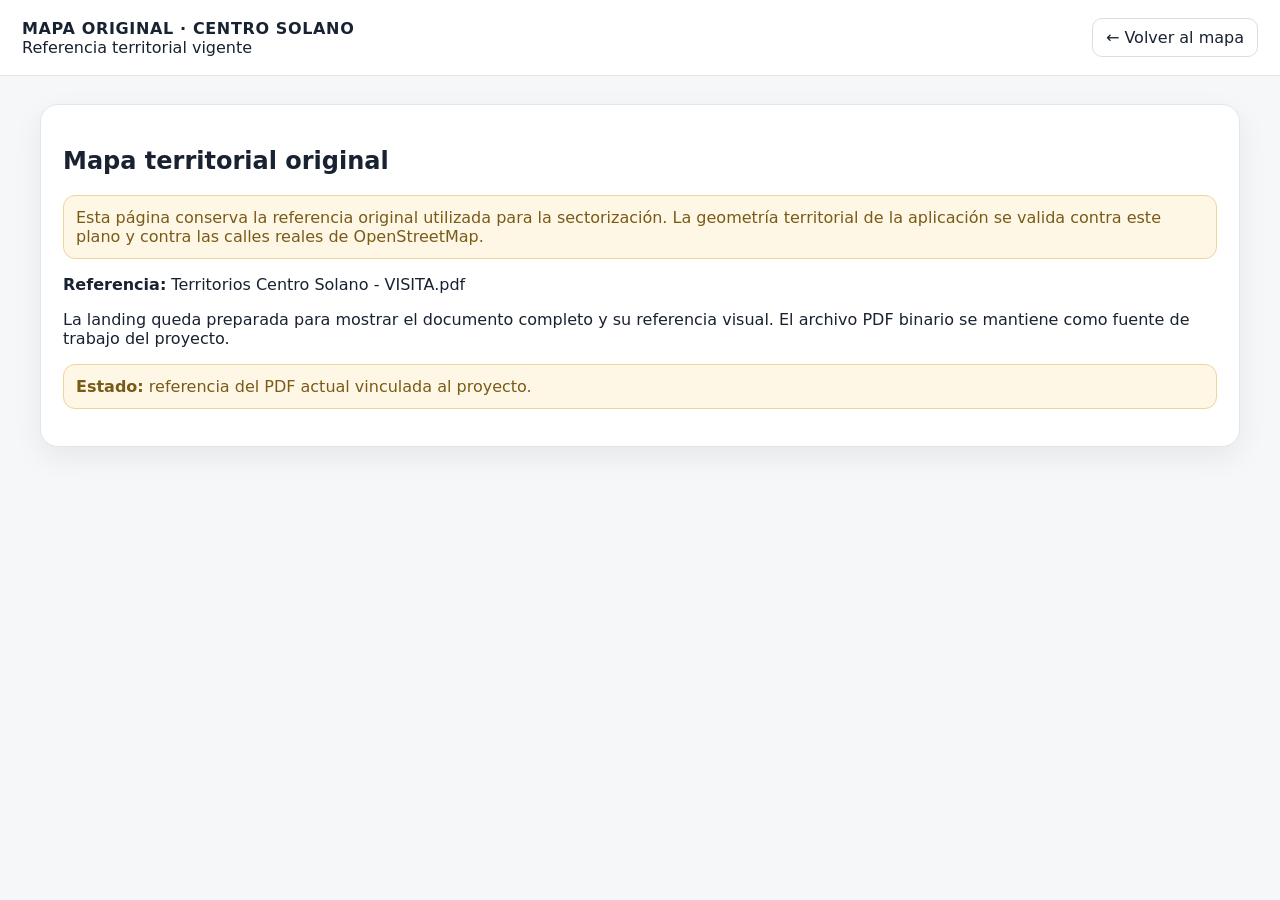
<file: mapa-original.html>
<!doctype html><html lang="es"><head><meta charset="utf-8"><meta name="viewport" content="width=device-width,initial-scale=1"><title>Mapa original · Centro Solano</title><style>body{margin:0;font-family:Inter,system-ui,sans-serif;background:#f6f7f9;color:#182231}.top{padding:18px 22px;background:#fff;border-bottom:1px solid #e3e7eb;display:flex;justify-content:space-between;align-items:center}.brand{font-weight:850;letter-spacing:.04em}.back{padding:9px 13px;border:1px solid #ddd;border-radius:10px;text-decoration:none;color:#182231}.wrap{max-width:1200px;margin:28px auto;padding:0 18px}.card{background:#fff;border:1px solid #e3e7eb;border-radius:18px;padding:22px;box-shadow:0 10px 30px #0001}.note{background:#fff7e6;border:1px solid #f0d49a;border-radius:12px;padding:12px;color:#795b18;margin:15px 0}.preview{width:100%;height:auto;border:1px solid #ddd;border-radius:10px;display:block}</style></head><body><header class="top"><div><div class="brand">MAPA ORIGINAL · CENTRO SOLANO</div><div>Referencia territorial vigente</div></div><a class="back" href="index.html">← Volver al mapa</a></header><main class="wrap"><section class="card"><h1>Mapa territorial original</h1><div class="note">Esta página conserva la referencia original utilizada para la sectorización. La geometría territorial de la aplicación se valida contra este plano y contra las calles reales de OpenStreetMap.</div><p><b>Referencia:</b> Territorios Centro Solano - VISITA.pdf</p><p>La landing queda preparada para mostrar el documento completo y su referencia visual. El archivo PDF binario se mantiene como fuente de trabajo del proyecto.</p><div class="note"><b>Estado:</b> referencia del PDF actual vinculada al proyecto.</div></section></main></body></html>
</file>
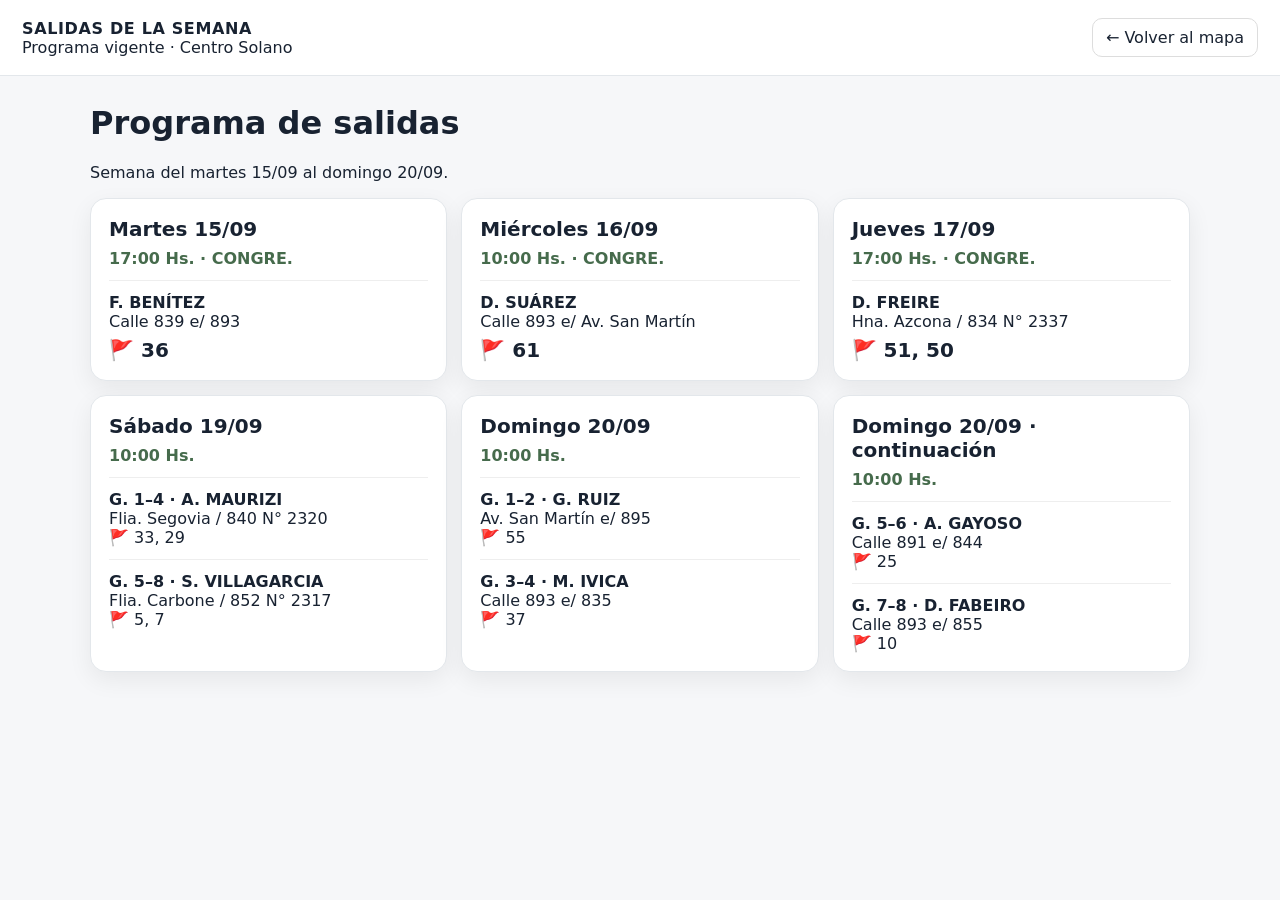
<file: salidas-semana.html>
<!doctype html><html lang="es"><head><meta charset="utf-8"><meta name="viewport" content="width=device-width,initial-scale=1"><title>Salidas de la semana · Centro Solano</title><style>body{margin:0;font-family:Inter,system-ui,sans-serif;background:#f6f7f9;color:#182231}.top{padding:18px 22px;background:#fff;border-bottom:1px solid #e3e7eb;display:flex;justify-content:space-between;align-items:center}.brand{font-weight:850;letter-spacing:.04em}.back{padding:9px 13px;border:1px solid #ddd;border-radius:10px;text-decoration:none;color:#182231}.wrap{max-width:1100px;margin:28px auto;padding:0 18px}.grid{display:grid;grid-template-columns:repeat(3,1fr);gap:14px}.card{background:#fff;border:1px solid #e3e7eb;border-radius:16px;padding:18px;box-shadow:0 8px 24px #0001}.date{font-weight:850;font-size:20px;margin-bottom:8px}.time{font-weight:750;color:#466b4c}.row{margin-top:12px;padding-top:12px;border-top:1px solid #eee}.flags{font-weight:850;font-size:20px;margin-top:7px}@media(max-width:750px){.grid{grid-template-columns:1fr}}</style></head><body><header class="top"><div><div class="brand">SALIDAS DE LA SEMANA</div><div>Programa vigente · Centro Solano</div></div><a class="back" href="index.html">← Volver al mapa</a></header><main class="wrap"><h1>Programa de salidas</h1><p>Semana del martes 15/09 al domingo 20/09.</p><section class="grid"><article class="card"><div class="date">Martes 15/09</div><div class="time">17:00 Hs. · CONGRE.</div><div class="row"><b>F. BENÍTEZ</b><br>Calle 839 e/ 893</div><div class="flags">🚩 36</div></article><article class="card"><div class="date">Miércoles 16/09</div><div class="time">10:00 Hs. · CONGRE.</div><div class="row"><b>D. SUÁREZ</b><br>Calle 893 e/ Av. San Martín</div><div class="flags">🚩 61</div></article><article class="card"><div class="date">Jueves 17/09</div><div class="time">17:00 Hs. · CONGRE.</div><div class="row"><b>D. FREIRE</b><br>Hna. Azcona / 834 N° 2337</div><div class="flags">🚩 51, 50</div></article><article class="card"><div class="date">Sábado 19/09</div><div class="time">10:00 Hs.</div><div class="row"><b>G. 1–4 · A. MAURIZI</b><br>Flia. Segovia / 840 N° 2320<br>🚩 33, 29</div><div class="row"><b>G. 5–8 · S. VILLAGARCIA</b><br>Flia. Carbone / 852 N° 2317<br>🚩 5, 7</div></article><article class="card"><div class="date">Domingo 20/09</div><div class="time">10:00 Hs.</div><div class="row"><b>G. 1–2 · G. RUIZ</b><br>Av. San Martín e/ 895<br>🚩 55</div><div class="row"><b>G. 3–4 · M. IVICA</b><br>Calle 893 e/ 835<br>🚩 37</div></article><article class="card"><div class="date">Domingo 20/09 · continuación</div><div class="time">10:00 Hs.</div><div class="row"><b>G. 5–6 · A. GAYOSO</b><br>Calle 891 e/ 844<br>🚩 25</div><div class="row"><b>G. 7–8 · D. FABEIRO</b><br>Calle 893 e/ 855<br>🚩 10</div></article></section></main></body></html>
</file>
